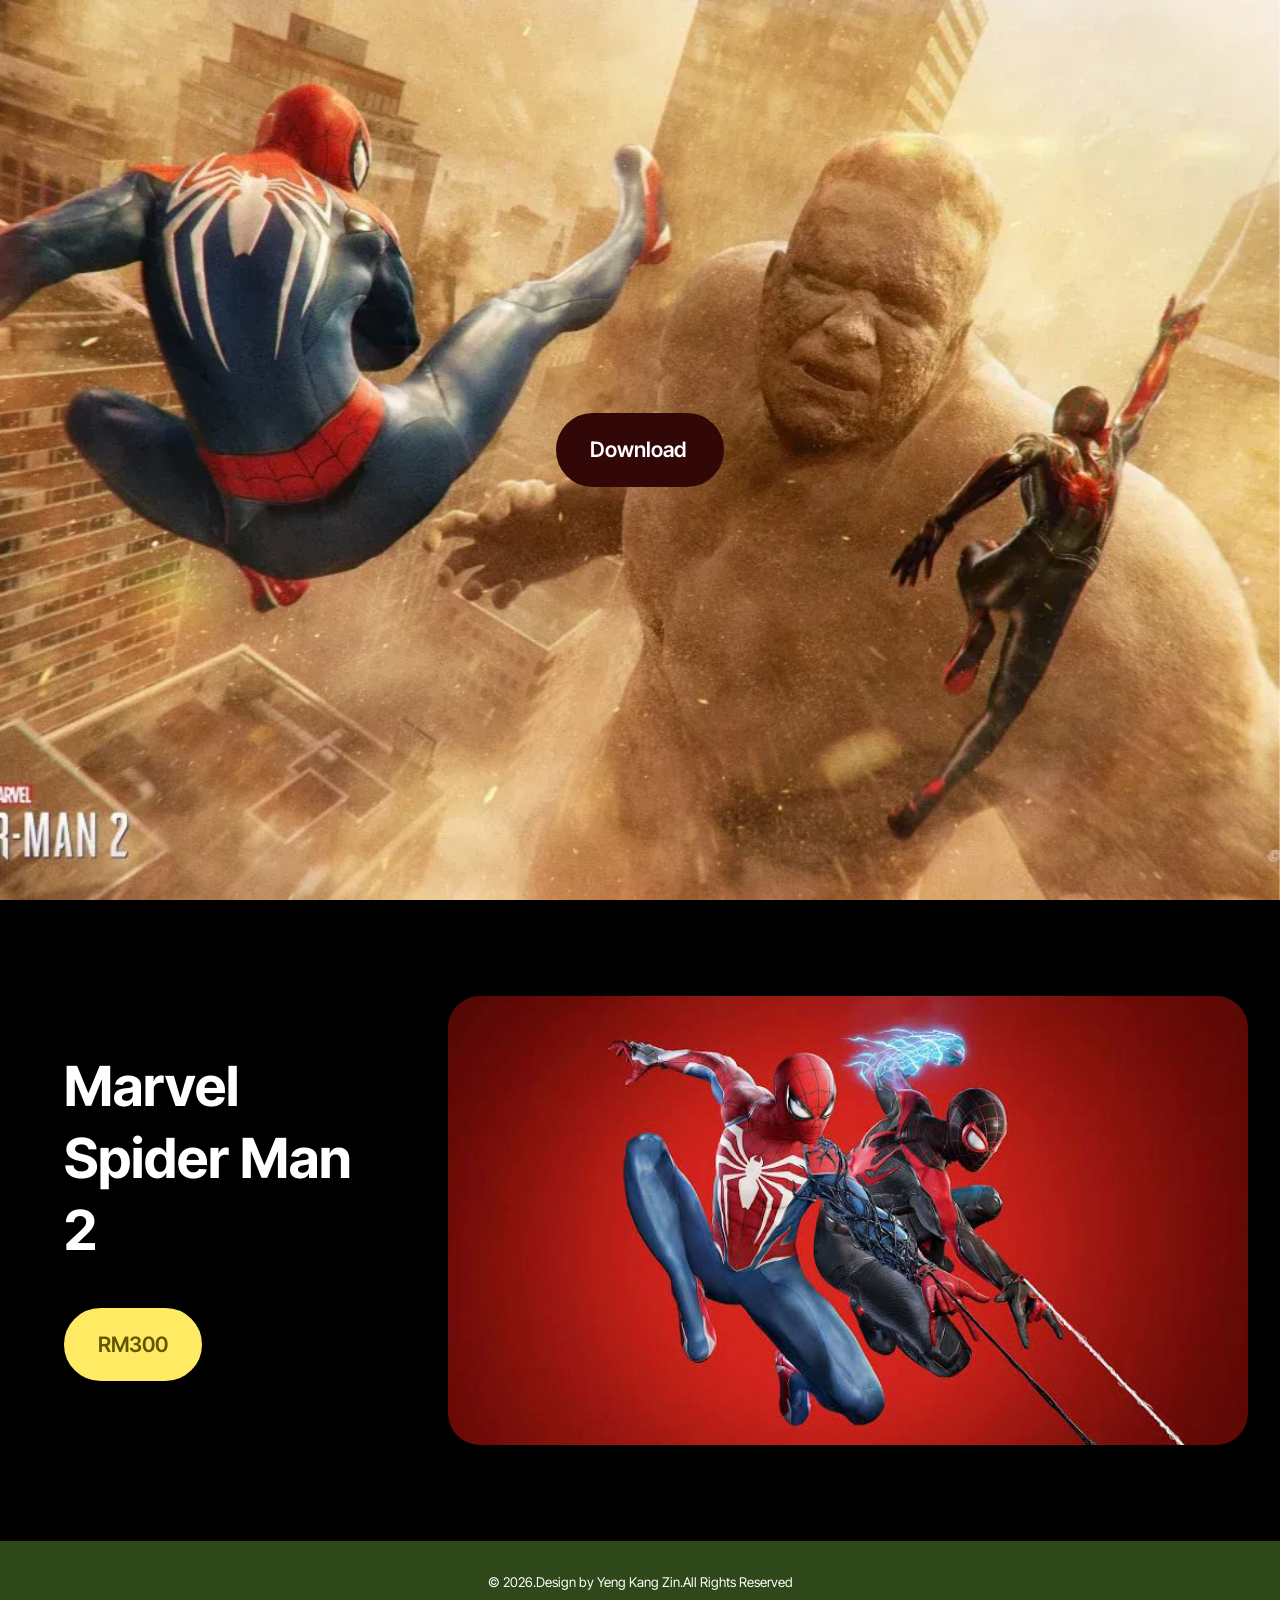
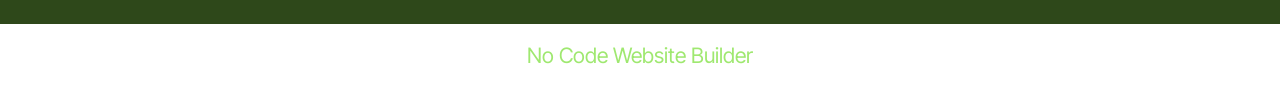
<file: index.html>
<!DOCTYPE html>
<html  >
<head>
  <!-- Site made with Mobirise Website Builder v6.1.12, https://mobirise.com -->
  <meta charset="UTF-8">
  <meta http-equiv="X-UA-Compatible" content="IE=edge">
  <meta name="generator" content="Mobirise v6.1.12, mobirise.com">
  <meta name="viewport" content="width=device-width, initial-scale=1, minimum-scale=1">
  <link rel="shortcut icon" href="assets/images/logo5.png" type="image/x-icon">
  <meta name="description" content="">
  
  
  <title>Home</title>
  <link rel="stylesheet" href="assets/bootstrap/css/bootstrap.min.css">
  <link rel="stylesheet" href="assets/parallax/jarallax.css">
  <link rel="stylesheet" href="assets/theme/css/style.css">
  <link rel="preload" href="https://fonts.googleapis.com/css?family=Inter+Tight:100,200,300,400,500,600,700,800,900,100i,200i,300i,400i,500i,600i,700i,800i,900i&display=swap" as="style" onload="this.onload=null;this.rel='stylesheet'">
  <noscript><link rel="stylesheet" href="https://fonts.googleapis.com/css?family=Inter+Tight:100,200,300,400,500,600,700,800,900,100i,200i,300i,400i,500i,600i,700i,800i,900i&display=swap"></noscript>
  <link rel="preload" as="style" href="assets/mobirise/css/mbr-additional.css?v=HDF2rD"><link rel="stylesheet" href="assets/mobirise/css/mbr-additional.css?v=HDF2rD" type="text/css">

  
  
  
</head>
<body>
  
  <section data-bs-version="5.1" class="header19 cid-vxeJ7WHaQh mbr-fullscreen mbr-parallax-background" id="header19-0">
  

  
  
  <div class="container">
    <div class="row">
      <div class="content-wrap col-12 col-md-8">
        
        
        <div class="mbr-section-btn"><a class="btn btn-info display-7" href="https://mobiri.se">Download&nbsp;</a></div>
        
      </div>
    </div>
  </div>
</section>

<section data-bs-version="5.1" class="header1 cid-vxqao3U9JW" id="header01-2">
	

	
	

	<div class="container-fluid">
		<div class="row justify-content-center">
			<div class="col-12 col-md-12 col-lg-8 image-wrapper">
				<img class="w-100" src="assets/images/images204-739x415.jpg" alt="Mobirise Website Builder">
			</div>
			<div class="col-12 col-lg col-md-12">
				<div class="text-wrapper align-left">
					<h1 class="mbr-section-title mbr-fonts-style mb-4 display-2"><strong>Marvel&nbsp;</strong><br><strong>Spider Man 2</strong></h1>
					
					<div class="mbr-section-btn mt-3"><a class="btn btn-danger display-7" href="https://mobiri.se">RM300</a></div>
				</div>
			</div>
		</div>
	</div>
</section>

<section data-bs-version="5.1" class="footer4 cid-vxrve83mce" once="footers" id="footer04-7">

    

    

    <div class="container">
        <div class="media-container-row align-center mbr-white">
            <div class="col-12">
                <p class="mbr-text mb-0 mbr-fonts-style display-4">
                    © 2026.Design by Yeng Kang Zin.All Rights Reserved</p>
            </div>
        </div>
    </div>
</section><section class="display-7" style="padding: 0;align-items: center;justify-content: center;flex-wrap: wrap;    align-content: center;display: flex;position: relative;height: 4rem;"><a href="https://mobiri.se/5185885" style="flex: 1 1;height: 4rem;position: absolute;width: 100%;z-index: 1;"><img alt="" style="height: 4rem;" src="[data-uri]"></a><p style="margin: 0;text-align: center;" class="display-7">&#8204;</p><a style="z-index:1" href="https://mobirise.com/builder/no-code-website-builder.html">No Code Website Builder</a></section><script src="assets/bootstrap/js/bootstrap.bundle.min.js"></script>  <script src="assets/parallax/jarallax.js"></script>  <script src="assets/smoothscroll/smooth-scroll.js"></script>  <script src="assets/ytplayer/index.js"></script>  <script src="assets/theme/js/script.js"></script>  
  
  
</body>
</html>
</file>
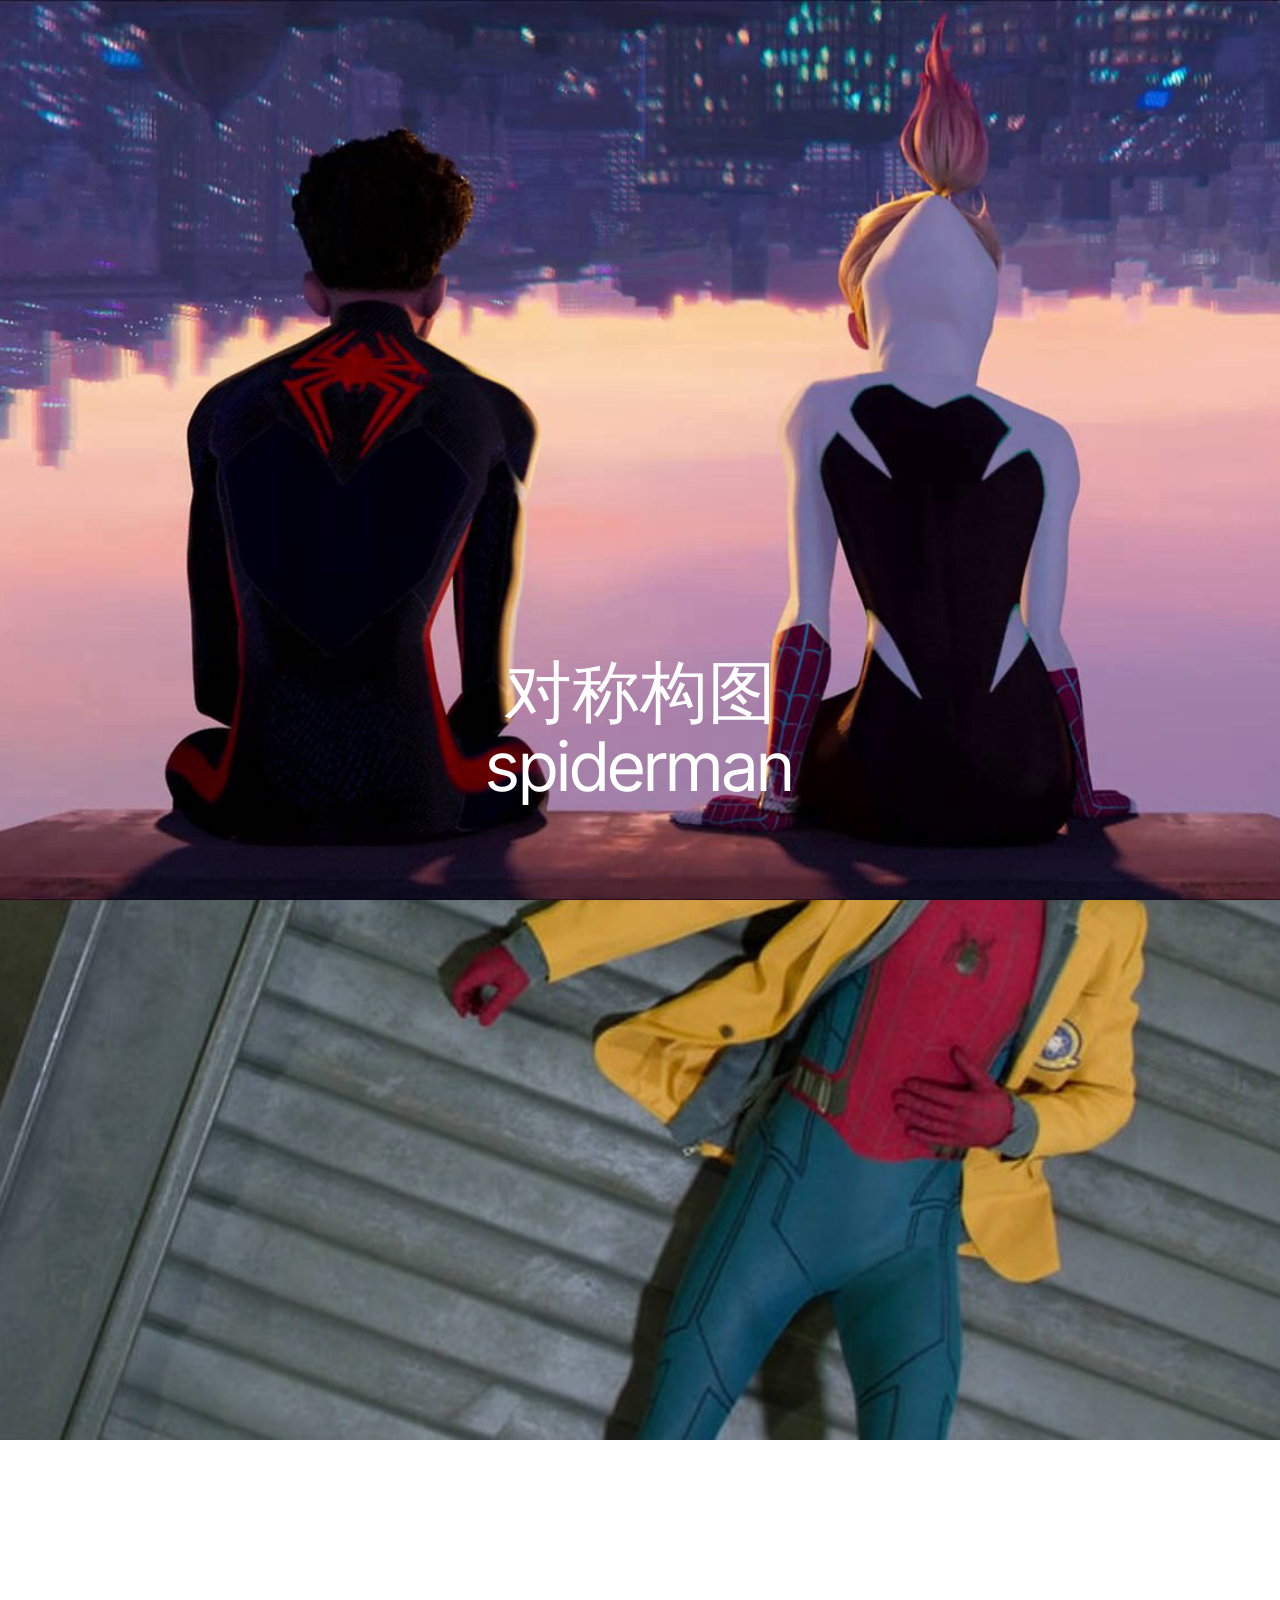
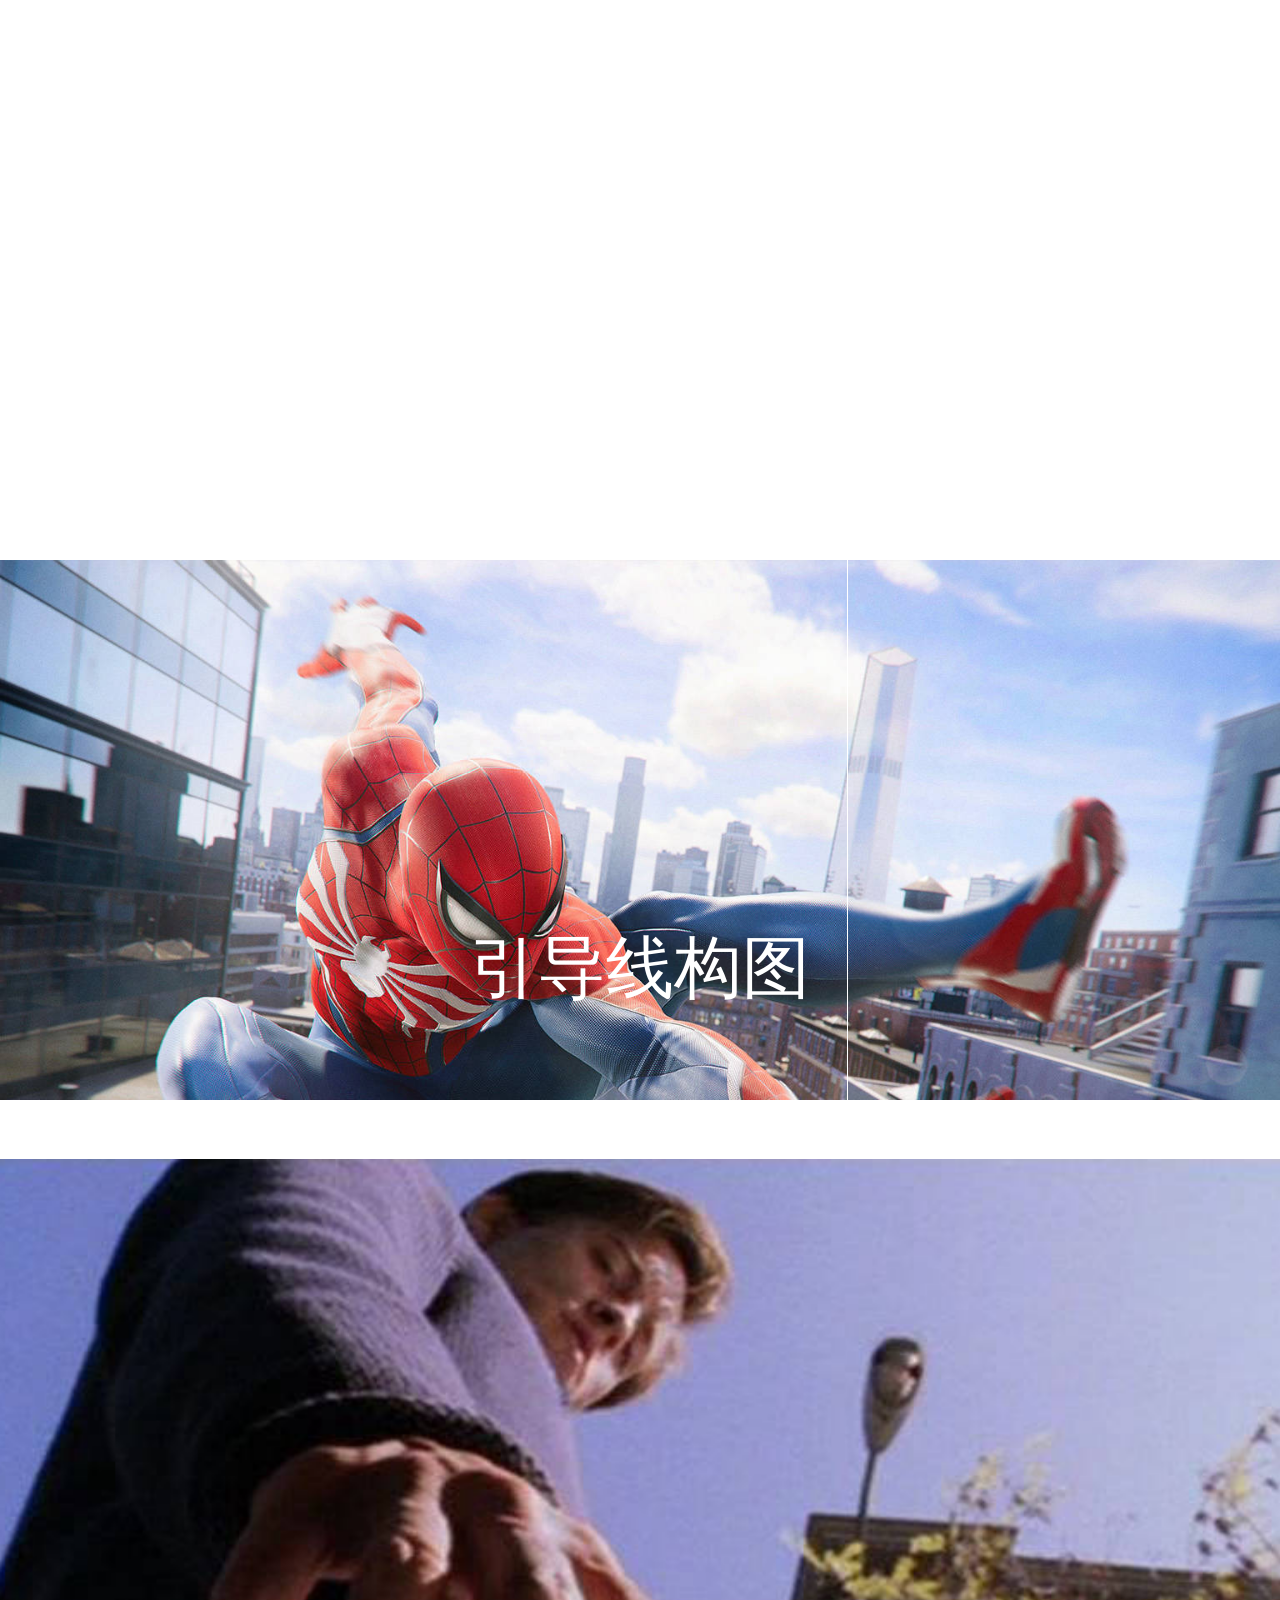
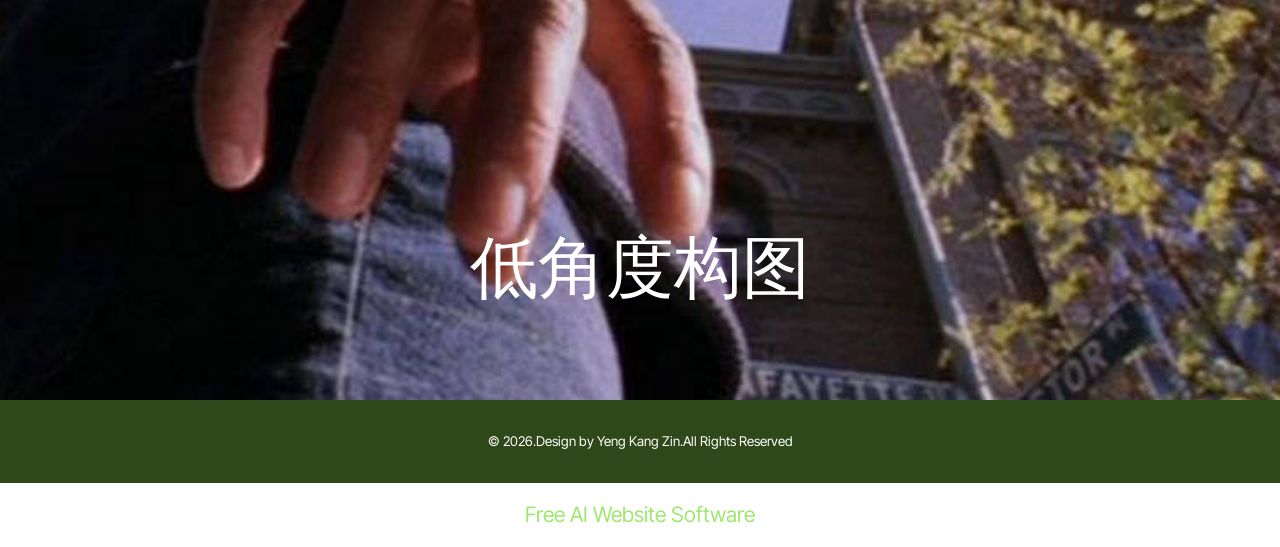
<file: page1.html>
<!DOCTYPE html>
<html  >
<head>
  <!-- Site made with Mobirise Website Builder v6.1.12, https://mobirise.com -->
  <meta charset="UTF-8">
  <meta http-equiv="X-UA-Compatible" content="IE=edge">
  <meta name="generator" content="Mobirise v6.1.12, mobirise.com">
  <meta name="viewport" content="width=device-width, initial-scale=1, minimum-scale=1">
  <link rel="shortcut icon" href="assets/images/logo5.png" type="image/x-icon">
  <meta name="description" content="">
  
  
  <title>Page 1</title>
  <link rel="stylesheet" href="assets/bootstrap/css/bootstrap.min.css">
  <link rel="stylesheet" href="assets/parallax/jarallax.css">
  <link rel="stylesheet" href="assets/theme/css/style.css">
  <link rel="preload" href="https://fonts.googleapis.com/css?family=Inter+Tight:100,200,300,400,500,600,700,800,900,100i,200i,300i,400i,500i,600i,700i,800i,900i&display=swap" as="style" onload="this.onload=null;this.rel='stylesheet'">
  <noscript><link rel="stylesheet" href="https://fonts.googleapis.com/css?family=Inter+Tight:100,200,300,400,500,600,700,800,900,100i,200i,300i,400i,500i,600i,700i,800i,900i&display=swap"></noscript>
  <link rel="preload" as="style" href="assets/mobirise/css/mbr-additional.css?v=6XREza"><link rel="stylesheet" href="assets/mobirise/css/mbr-additional.css?v=6XREza" type="text/css">

  
  
  
</head>
<body>
  
  <section data-bs-version="5.1" class="header16 cid-vxqnsOqePy mbr-fullscreen mbr-parallax-background" id="header17-3">
  
  
  <div class="container-fluid">
    <div class="row">
      <div class="content-wrap col-12 col-md-12">
        <h1 class="mbr-section-title mbr-fonts-style mbr-white mb-4 display-1">对称构图<br>spiderman</h1>
        
        
        
      </div>
    </div>
  </div>
</section>

<section data-bs-version="5.1" class="header16 cid-vxqv3H9auR mbr-fullscreen mbr-parallax-background" id="header17-4">
  
  
  <div class="container-fluid">
    <div class="row">
      <div class="content-wrap col-12 col-md-12">
        <h1 class="mbr-section-title mbr-fonts-style mbr-white mb-4 display-1">顶视构图</h1>
        
        
        
      </div>
    </div>
  </div>
</section>

<section data-bs-version="5.1" class="header16 cid-vxqx39PhY1 mbr-fullscreen mbr-parallax-background" id="header17-5">
  
  
  <div class="container-fluid">
    <div class="row">
      <div class="content-wrap col-12 col-md-12">
        <h1 class="mbr-section-title mbr-fonts-style mbr-white mb-4 display-1">引导线构图</h1>
        
        
        
      </div>
    </div>
  </div>
</section>

<section data-bs-version="5.1" class="header16 cid-vxqxx6qqiv mbr-fullscreen mbr-parallax-background" id="header17-6">
  
  
  <div class="container-fluid">
    <div class="row">
      <div class="content-wrap col-12 col-md-12">
        <h1 class="mbr-section-title mbr-fonts-style mbr-white mb-4 display-1">低角度构图</h1>
        
        
        
      </div>
    </div>
  </div>
</section>

<section data-bs-version="5.1" class="footer4 cid-vxrve83mce" once="footers" id="footer04-7">

    

    

    <div class="container">
        <div class="media-container-row align-center mbr-white">
            <div class="col-12">
                <p class="mbr-text mb-0 mbr-fonts-style display-4">
                    © 2026.Design by Yeng Kang Zin.All Rights Reserved</p>
            </div>
        </div>
    </div>
</section><section class="display-7" style="padding: 0;align-items: center;justify-content: center;flex-wrap: wrap;    align-content: center;display: flex;position: relative;height: 4rem;"><a href="https://mobiri.se/5185885" style="flex: 1 1;height: 4rem;position: absolute;width: 100%;z-index: 1;"><img alt="" style="height: 4rem;" src="[data-uri]"></a><p style="margin: 0;text-align: center;" class="display-7">&#8204;</p><a style="z-index:1" href="https://mobirise.com/builder/ai-website-builder.html">Free AI Website Software</a></section><script src="assets/bootstrap/js/bootstrap.bundle.min.js"></script>  <script src="assets/parallax/jarallax.js"></script>  <script src="assets/smoothscroll/smooth-scroll.js"></script>  <script src="assets/ytplayer/index.js"></script>  <script src="assets/theme/js/script.js"></script>  
  
  
</body>
</html>
</file>
<file: assets/parallax/jarallax.css>
.jarallax {
    position: relative;
    z-index: 0;
}
.jarallax > .jarallax-img {
    position: absolute;
    object-fit: cover;
    /* support for plugin https://github.com/bfred-it/object-fit-images */
    font-family: 'object-fit: cover;';
    top: 0;
    left: 0;
    width: 100%;
    height: 100%;
    z-index: -1;
}
</file>
<file: assets/theme/css/style.css>
@charset "UTF-8";
section {
  background-color: #ffffff;
}

body {
  font-style: normal;
  line-height: 1.5;
  font-weight: 400;
  color: #232323;
  position: relative;
}

button {
  background-color: transparent;
  border-color: transparent;
}

.embla__button,
.carousel-control {
  background-color: #edefea !important;
  opacity: 0.8 !important;
  color: #464845 !important;
  border-color: #edefea !important;
}

.carousel .close,
.modalWindow .close {
  background-color: #edefea !important;
  color: #464845 !important;
  border-color: #edefea !important;
  opacity: 0.8 !important;
}

.carousel .close:hover,
.modalWindow .close:hover {
  opacity: 1 !important;
}

.carousel-indicators li {
  background-color: #edefea !important;
  border: 2px solid #464845 !important;
}

.carousel-indicators li:hover,
.carousel-indicators li:active {
  opacity: 0.8 !important;
}

.embla__button:hover,
.carousel-control:hover {
  background-color: #edefea !important;
  opacity: 1 !important;
}

.modalWindow-video-container {
  height: 80%;
}

section,
.container,
.container-fluid {
  position: relative;
  word-wrap: break-word;
}

a.mbr-iconfont:hover {
  text-decoration: none;
}

.article .lead p,
.article .lead ul,
.article .lead ol,
.article .lead pre,
.article .lead blockquote {
  margin-bottom: 0;
}

a {
  font-style: normal;
  font-weight: 400;
  cursor: pointer;
}
a, a:hover {
  text-decoration: none;
}

.mbr-section-title {
  font-style: normal;
  line-height: 1.3;
}

.mbr-section-subtitle {
  line-height: 1.3;
}

.mbr-text {
  font-style: normal;
  line-height: 1.7;
}

h1,
h2,
h3,
h4,
h5,
h6,
.display-1,
.display-2,
.display-4,
.display-5,
.display-7,
span,
p,
a {
  line-height: 1;
  word-break: break-word;
  word-wrap: break-word;
  font-weight: 400;
}

b,
strong {
  font-weight: bold;
}

input:-webkit-autofill, input:-webkit-autofill:hover, input:-webkit-autofill:focus, input:-webkit-autofill:active {
  transition-delay: 9999s;
  -webkit-transition-property: background-color, color;
  transition-property: background-color, color;
}

textarea[type=hidden] {
  display: none;
}

section {
  background-position: 50% 50%;
  background-repeat: no-repeat;
  background-size: cover;
}
section .mbr-background-video,
section .mbr-background-video-preview {
  position: absolute;
  bottom: 0;
  left: 0;
  right: 0;
  top: 0;
}

.hidden {
  visibility: hidden;
}

.mbr-z-index20 {
  z-index: 20;
}

/*! Base colors */
.mbr-white {
  color: #ffffff;
}

.mbr-black {
  color: #111111;
}

.mbr-bg-white {
  background-color: #ffffff;
}

.mbr-bg-black {
  background-color: #000000;
}

/*! Text-aligns */
.align-left {
  text-align: left;
}

.align-center {
  text-align: center;
}

.align-right {
  text-align: right;
}

/*! Font-weight  */
.mbr-light {
  font-weight: 300;
}

.mbr-regular {
  font-weight: 400;
}

.mbr-semibold {
  font-weight: 500;
}

.mbr-bold {
  font-weight: 700;
}

/*! Media  */
.media-content {
  flex-basis: 100%;
}

.media-container-row {
  display: flex;
  flex-direction: row;
  flex-wrap: wrap;
  justify-content: center;
  align-content: center;
  align-items: start;
}
.media-container-row .media-size-item {
  width: 400px;
}

.media-container-column {
  display: flex;
  flex-direction: column;
  flex-wrap: wrap;
  justify-content: center;
  align-content: center;
  align-items: stretch;
}
.media-container-column > * {
  width: 100%;
}

@media (min-width: 992px) {
  .media-container-row {
    flex-wrap: nowrap;
  }
}
figure {
  margin-bottom: 0;
  overflow: hidden;
}

figure[mbr-media-size] {
  transition: width 0.1s;
}

img,
iframe {
  display: block;
  width: 100%;
}

.card {
  background-color: transparent;
  border: none;
}

.card-box {
  width: 100%;
}

.card-img {
  text-align: center;
  flex-shrink: 0;
  -webkit-flex-shrink: 0;
}

.media {
  max-width: 100%;
  margin: 0 auto;
}

.mbr-figure {
  align-self: center;
}

.media-container > div {
  max-width: 100%;
}

.mbr-figure img,
.card-img img {
  width: 100%;
}

@media (max-width: 991px) {
  .media-size-item {
    width: auto !important;
  }
  .media {
    width: auto;
  }
  .mbr-figure {
    width: 100% !important;
  }
}
/*! Buttons */
.mbr-section-btn {
  margin-left: -0.6rem;
  margin-right: -0.6rem;
  font-size: 0;
}

.btn {
  font-weight: 600;
  border-width: 1px;
  font-style: normal;
  margin: 0.6rem 0.6rem;
  white-space: normal;
  transition: all 0.2s ease-in-out;
  display: inline-flex;
  align-items: center;
  justify-content: center;
  word-break: break-word;
}

.btn-sm {
  font-weight: 600;
  letter-spacing: 0px;
  transition: all 0.3s ease-in-out;
}

.btn-md {
  font-weight: 600;
  letter-spacing: 0px;
  transition: all 0.3s ease-in-out;
}

.btn-lg {
  font-weight: 600;
  letter-spacing: 0px;
  transition: all 0.3s ease-in-out;
}

.btn-form {
  margin: 0;
}
.btn-form:hover {
  cursor: pointer;
}

nav .mbr-section-btn {
  margin-left: 0rem;
  margin-right: 0rem;
}

/*! Btn icon margin */
.btn .mbr-iconfont,
.btn.btn-sm .mbr-iconfont {
  order: 1;
  cursor: pointer;
  margin-left: 0.5rem;
  vertical-align: sub;
}

.btn.btn-md .mbr-iconfont,
.btn.btn-md .mbr-iconfont {
  margin-left: 0.8rem;
}

.mbr-regular {
  font-weight: 400;
}

.mbr-semibold {
  font-weight: 500;
}

.mbr-bold {
  font-weight: 700;
}

[type=submit] {
  -webkit-appearance: none;
}

/*! Full-screen */
.mbr-fullscreen .mbr-overlay {
  min-height: 100vh;
}

.mbr-fullscreen {
  display: flex;
  display: -moz-flex;
  display: -ms-flex;
  display: -o-flex;
  align-items: center;
  min-height: 100vh;
  padding-top: 3rem;
  padding-bottom: 3rem;
}

/*! Map */
.map {
  height: 25rem;
  position: relative;
}
.map iframe {
  width: 100%;
  height: 100%;
}

/*! Scroll to top arrow */
.mbr-arrow-up {
  bottom: 25px;
  right: 90px;
  position: fixed;
  text-align: right;
  z-index: 5000;
  color: #ffffff;
  font-size: 22px;
}

.mbr-arrow-up a {
  background: rgba(0, 0, 0, 0.2);
  border-radius: 50%;
  color: #fff;
  display: inline-block;
  height: 60px;
  width: 60px;
  border: 2px solid #fff;
  outline-style: none !important;
  position: relative;
  text-decoration: none;
  transition: all 0.3s ease-in-out;
  cursor: pointer;
  text-align: center;
}
.mbr-arrow-up a:hover {
  background-color: rgba(0, 0, 0, 0.4);
}
.mbr-arrow-up a i {
  line-height: 60px;
}

.mbr-arrow-up-icon {
  display: block;
  color: #fff;
}

.mbr-arrow-up-icon::before {
  content: "›";
  display: inline-block;
  font-family: serif;
  font-size: 22px;
  line-height: 1;
  font-style: normal;
  position: relative;
  top: 6px;
  left: -4px;
  transform: rotate(-90deg);
}

/*! Arrow Down */
.mbr-arrow {
  position: absolute;
  bottom: 45px;
  left: 50%;
  width: 60px;
  height: 60px;
  cursor: pointer;
  background-color: rgba(80, 80, 80, 0.5);
  border-radius: 50%;
  transform: translateX(-50%);
}
@media (max-width: 767px) {
  .mbr-arrow {
    display: none;
  }
}
.mbr-arrow > a {
  display: inline-block;
  text-decoration: none;
  outline-style: none;
  animation: arrowdown 1.7s ease-in-out infinite;
  color: #ffffff;
}
.mbr-arrow > a > i {
  position: absolute;
  top: -2px;
  left: 15px;
  font-size: 2rem;
}

#scrollToTop a i::before {
  content: "";
  position: absolute;
  display: block;
  border-bottom: 2.5px solid #fff;
  border-left: 2.5px solid #fff;
  width: 27.8%;
  height: 27.8%;
  left: 50%;
  top: 51%;
  transform: translateY(-30%) translateX(-50%) rotate(135deg);
}

@keyframes arrowdown {
  0% {
    transform: translateY(0px);
  }
  50% {
    transform: translateY(-5px);
  }
  100% {
    transform: translateY(0px);
  }
}
@media (max-width: 500px) {
  .mbr-arrow-up {
    left: 0;
    right: 0;
    text-align: center;
  }
}
/*Gradients animation*/
@keyframes gradient-animation {
  from {
    background-position: 0% 100%;
    animation-timing-function: ease-in-out;
  }
  to {
    background-position: 100% 0%;
    animation-timing-function: ease-in-out;
  }
}
.bg-gradient {
  background-size: 200% 200%;
  animation: gradient-animation 5s infinite alternate;
  -webkit-animation: gradient-animation 5s infinite alternate;
}

.menu .navbar-brand {
  display: -webkit-flex;
}
.menu .navbar-brand span {
  display: flex;
  display: -webkit-flex;
}
.menu .navbar-brand .navbar-caption-wrap {
  display: -webkit-flex;
}
.menu .navbar-brand .navbar-logo img {
  display: -webkit-flex;
  width: auto;
}
@media (min-width: 768px) and (max-width: 991px) {
  .menu .navbar-toggleable-sm .navbar-nav {
    display: -ms-flexbox;
  }
}
@media (max-width: 991px) {
  .menu .navbar-collapse {
    max-height: 93.5vh;
  }
  .menu .navbar-collapse.show {
    overflow: auto;
  }
}
@media (min-width: 992px) {
  .menu .navbar-nav.nav-dropdown {
    display: -webkit-flex;
  }
  .menu .navbar-toggleable-sm .navbar-collapse {
    display: -webkit-flex !important;
  }
  .menu .collapsed .navbar-collapse {
    max-height: 93.5vh;
  }
  .menu .collapsed .navbar-collapse.show {
    overflow: auto;
  }
}
@media (max-width: 767px) {
  .menu .navbar-collapse {
    max-height: 80vh;
  }
}

.nav-link .mbr-iconfont {
  margin-right: 0.5rem;
}

.navbar {
  display: -webkit-flex;
  -webkit-flex-wrap: wrap;
  -webkit-align-items: center;
  -webkit-justify-content: space-between;
}

.navbar-collapse {
  -webkit-flex-basis: 100%;
  -webkit-flex-grow: 1;
  -webkit-align-items: center;
}

.nav-dropdown .link {
  padding: 0.667em 1.667em !important;
  margin: 0 !important;
}

.nav {
  display: -webkit-flex;
  -webkit-flex-wrap: wrap;
}

.row {
  display: -webkit-flex;
  -webkit-flex-wrap: wrap;
}

.justify-content-center {
  -webkit-justify-content: center;
}

.form-inline {
  display: -webkit-flex;
}

.card-wrapper {
  -webkit-flex: 1;
}

.carousel-control {
  z-index: 10;
  display: -webkit-flex;
}

.carousel-controls {
  display: -webkit-flex;
}

.media {
  display: -webkit-flex;
}

.form-group:focus {
  outline: none;
}

.jq-selectbox__select {
  padding: 7px 0;
  position: relative;
}

.jq-selectbox__dropdown {
  overflow: hidden;
  border-radius: 10px;
  position: absolute;
  top: 100%;
  left: 0 !important;
  width: 100% !important;
}

.jq-selectbox__trigger-arrow {
  right: 0;
  transform: translateY(-50%);
}

.jq-selectbox li {
  padding: 1.07em 0.5em;
}

input[type=range] {
  padding-left: 0 !important;
  padding-right: 0 !important;
}

.modal-dialog,
.modal-content {
  height: 100%;
}

.modal-dialog .carousel-inner {
  height: calc(100vh - 1.75rem);
}
@media (max-width: 575px) {
  .modal-dialog .carousel-inner {
    height: calc(100vh - 1rem);
  }
}

.carousel-item {
  text-align: center;
}

.carousel-item img {
  margin: auto;
}

.navbar-toggler {
  align-self: flex-start;
  padding: 0.25rem 0.75rem;
  font-size: 1.25rem;
  line-height: 1;
  background: transparent;
  border: 1px solid transparent;
  border-radius: 0.25rem;
}

.navbar-toggler:focus,
.navbar-toggler:hover {
  text-decoration: none;
  box-shadow: none;
}

.navbar-toggler-icon {
  display: inline-block;
  width: 1.5em;
  height: 1.5em;
  vertical-align: middle;
  content: "";
  background: no-repeat center center;
  background-size: 100% 100%;
}

.navbar-toggler-left {
  position: absolute;
  left: 1rem;
}

.navbar-toggler-right {
  position: absolute;
  right: 1rem;
}

.card-img {
  width: auto;
}

.menu .navbar.collapsed:not(.beta-menu) {
  flex-direction: column;
}

.carousel-item.active,
.carousel-item-next,
.carousel-item-prev {
  display: flex;
}

.note-air-layout .dropup .dropdown-menu,
.note-air-layout .navbar-fixed-bottom .dropdown .dropdown-menu {
  bottom: initial !important;
}

html,
body {
  height: auto;
  min-height: 100vh;
}

.dropup .dropdown-toggle::after {
  display: none;
}

.form-asterisk {
  font-family: initial;
  position: absolute;
  top: -2px;
  font-weight: normal;
}

.form-control-label {
  position: relative;
  cursor: pointer;
  margin-bottom: 0.357em;
  padding: 0;
}

.alert {
  color: #ffffff;
  border-radius: 0;
  border: 0;
  font-size: 1.1rem;
  line-height: 1.5;
  margin-bottom: 1.875rem;
  padding: 1.25rem;
  position: relative;
  text-align: center;
}
.alert.alert-form::after {
  background-color: inherit;
  bottom: -7px;
  content: "";
  display: block;
  height: 14px;
  left: 50%;
  margin-left: -7px;
  position: absolute;
  transform: rotate(45deg);
  width: 14px;
}

.form-control {
  background-color: #ffffff;
  background-clip: border-box;
  color: #232323;
  line-height: 1rem !important;
  height: auto;
  padding: 1.2rem 2rem;
  transition: border-color 0.25s ease 0s;
  border: 1px solid transparent !important;
  border-radius: 4px;
  box-shadow: rgba(0, 0, 0, 0.07) 0px 1px 1px 0px, rgba(0, 0, 0, 0.07) 0px 1px 3px 0px, rgba(0, 0, 0, 0.03) 0px 0px 0px 1px;
}
.form-active .form-control:invalid {
  border-color: red;
}

.row > * {
  padding-right: 1rem;
  padding-left: 1rem;
}

form .row {
  margin-left: -0.6rem;
  margin-right: -0.6rem;
}
form .row [class*=col] {
  padding-left: 0.6rem;
  padding-right: 0.6rem;
}

form .mbr-section-btn {
  padding-left: 0.6rem;
  padding-right: 0.6rem;
}

form .form-check-input {
  margin-top: 0.5;
}

textarea.form-control {
  line-height: 1.5rem !important;
}

.form-group {
  margin-bottom: 1.2rem;
}

.form-control,
form .btn {
  min-height: 48px;
}

.gdpr-block label span.textGDPR input[name=gdpr] {
  top: 7px;
}

.form-control:focus {
  box-shadow: none;
}

:focus {
  outline: none;
}

.mbr-overlay {
  background-color: #000;
  bottom: 0;
  left: 0;
  opacity: 0.5;
  position: absolute;
  right: 0;
  top: 0;
  z-index: 0;
  pointer-events: none;
}

blockquote {
  font-style: italic;
  padding: 3rem;
  font-size: 1.09rem;
  position: relative;
  border-left: 3px solid;
}

ul,
ol,
pre,
blockquote {
  margin-bottom: 2.3125rem;
}

.mt-4 {
  margin-top: 2rem !important;
}

.mb-4 {
  margin-bottom: 2rem !important;
}

.container,
.container-fluid {
  padding-left: 16px;
  padding-right: 16px;
}

.row {
  margin-left: -16px;
  margin-right: -16px;
}
.row > [class*=col] {
  padding-left: 16px;
  padding-right: 16px;
}

@media (min-width: 992px) {
  .container-fluid {
    padding-left: 32px;
    padding-right: 32px;
  }
}
@media (max-width: 991px) {
  .mbr-container {
    padding-left: 16px;
    padding-right: 16px;
  }
}
.app-video-wrapper > img {
  opacity: 1;
}

.app-video-wrapper {
  background: transparent;
}

.item {
  position: relative;
}

.dropdown-menu .dropdown-menu {
  left: 100%;
}

.dropdown-item + .dropdown-menu {
  display: none;
}

.dropdown-item:hover + .dropdown-menu,
.dropdown-menu:hover {
  display: block;
}

@media (min-aspect-ratio: 16/9) {
  .mbr-video-foreground {
    height: 300% !important;
    top: -100% !important;
  }
}
@media (max-aspect-ratio: 16/9) {
  .mbr-video-foreground {
    width: 300% !important;
    left: -100% !important;
  }
}.engine {
	position: absolute;
	text-indent: -2400px;
	text-align: center;
	padding: 0;
	top: 0;
	left: -2400px;
}
</file>
<file: assets/mobirise/css/mbr-additional.css>
.btn {
  border-width: 2px;
}
img,
.card-wrap,
.card-wrapper,
.video-wrapper,
.mbr-figure iframe,
.google-map iframe,
.slide-content,
.plan,
.card,
.item-wrapper,
.item-wrapper .mbr-overlay {
  border-radius: 2rem !important;
}
.video-wrapper {
  overflow: hidden;
}
body {
  font-family: Inter Tight;
}
.display-1 {
  font-family: 'Inter Tight', sans-serif;
  font-size: 5rem;
  line-height: 1;
}
.display-1 > .mbr-iconfont {
  font-size: 6.25rem;
}
.display-2 {
  font-family: 'Inter Tight', sans-serif;
  font-size: 4rem;
  line-height: 1;
}
.display-2 > .mbr-iconfont {
  font-size: 5rem;
}
.display-4 {
  font-family: 'Inter Tight', sans-serif;
  font-size: 0.8rem;
  line-height: 1.5;
}
.display-4 > .mbr-iconfont {
  font-size: 1rem;
}
.display-5 {
  font-family: 'Inter Tight', sans-serif;
  font-size: 2rem;
  line-height: 1.5;
}
.display-5 > .mbr-iconfont {
  font-size: 2.5rem;
}
.display-7 {
  font-family: 'Inter Tight', sans-serif;
  font-size: 1.4rem;
  line-height: 1.3;
}
.display-7 > .mbr-iconfont {
  font-size: 1.75rem;
}
/* ---- Fluid typography for mobile devices ---- */
/* 1.4 - font scale ratio ( bootstrap == 1.42857 ) */
/* 100vw - current viewport width */
/* (48 - 20)  48 == 48rem == 768px, 20 == 20rem == 320px(minimal supported viewport) */
/* 0.65 - min scale variable, may vary */
@media (max-width: 992px) {
  .display-1 {
    font-size: 4rem;
  }
}
@media (max-width: 768px) {
  .display-1 {
    font-size: 3.5rem;
    font-size: calc( 2.4rem + (5 - 2.4) * ((100vw - 20rem) / (48 - 20)));
    line-height: calc( 1.1 * (2.4rem + (5 - 2.4) * ((100vw - 20rem) / (48 - 20))));
  }
  .display-2 {
    font-size: 3.2rem;
    font-size: calc( 2.05rem + (4 - 2.05) * ((100vw - 20rem) / (48 - 20)));
    line-height: calc( 1.3 * (2.05rem + (4 - 2.05) * ((100vw - 20rem) / (48 - 20))));
  }
  .display-4 {
    font-size: 0.64rem;
    font-size: calc( 0.93rem + (0.8 - 0.93) * ((100vw - 20rem) / (48 - 20)));
    line-height: calc( 1.4 * (0.93rem + (0.8 - 0.93) * ((100vw - 20rem) / (48 - 20))));
  }
  .display-5 {
    font-size: 1.6rem;
    font-size: calc( 1.35rem + (2 - 1.35) * ((100vw - 20rem) / (48 - 20)));
    line-height: calc( 1.4 * (1.35rem + (2 - 1.35) * ((100vw - 20rem) / (48 - 20))));
  }
  .display-7 {
    font-size: 1.12rem;
    font-size: calc( 1.14rem + (1.4 - 1.14) * ((100vw - 20rem) / (48 - 20)));
    line-height: calc( 1.4 * (1.14rem + (1.4 - 1.14) * ((100vw - 20rem) / (48 - 20))));
  }
}
@media (min-width: 992px) and (max-width: 1400px) {
  .display-1 {
    font-size: 3.5rem;
    font-size: calc( 2.4rem + (5 - 2.4) * ((100vw - 62rem) / (87 - 62)));
    line-height: calc( 1.1 * (2.4rem + (5 - 2.4) * ((100vw - 62rem) / (87 - 62))));
  }
  .display-2 {
    font-size: 3.2rem;
    font-size: calc( 2.05rem + (4 - 2.05) * ((100vw - 62rem) / (87 - 62)));
    line-height: calc( 1.3 * (2.05rem + (4 - 2.05) * ((100vw - 62rem) / (87 - 62))));
  }
  .display-4 {
    font-size: 0.64rem;
    font-size: calc( 0.93rem + (0.8 - 0.93) * ((100vw - 62rem) / (87 - 62)));
    line-height: calc( 1.4 * (0.93rem + (0.8 - 0.93) * ((100vw - 62rem) / (87 - 62))));
  }
  .display-5 {
    font-size: 1.6rem;
    font-size: calc( 1.35rem + (2 - 1.35) * ((100vw - 62rem) / (87 - 62)));
    line-height: calc( 1.4 * (1.35rem + (2 - 1.35) * ((100vw - 62rem) / (87 - 62))));
  }
  .display-7 {
    font-size: 1.12rem;
    font-size: calc( 1.14rem + (1.4 - 1.14) * ((100vw - 62rem) / (87 - 62)));
    line-height: calc( 1.4 * (1.14rem + (1.4 - 1.14) * ((100vw - 62rem) / (87 - 62))));
  }
}
/* Buttons */
.btn {
  padding: 1.25rem 2rem;
  border-radius: 4px;
}
@media (max-width: 767px) {
  .btn {
    padding: 0.75rem 1.5rem;
  }
}
.btn-sm {
  padding: 0.6rem 1.2rem;
  border-radius: 4px;
}
.btn-md {
  padding: 0.6rem 1.2rem;
  border-radius: 4px;
}
.btn-lg {
  padding: 1.25rem 2rem;
  border-radius: 4px;
}
.bg-primary {
  background-color: #9fe870 !important;
}
.bg-success {
  background-color: #3a341c !important;
}
.bg-info {
  background-color: #320707 !important;
}
.bg-warning {
  background-color: #a0e2e1 !important;
}
.bg-danger {
  background-color: #ffea64 !important;
}
.btn-primary,
.btn-primary:active {
  background-color: #9fe870 !important;
  border-color: #9fe870 !important;
  color: #264d0c !important;
  box-shadow: none;
}
.btn-primary:hover,
.btn-primary:focus,
.btn-primary.focus,
.btn-primary.active {
  color: inherit;
  background-color: #bcef9c !important;
  border-color: #bcef9c !important;
  box-shadow: none;
}
.btn-primary.disabled,
.btn-primary:disabled {
  color: #264d0c !important;
  background-color: #bcef9c !important;
  border-color: #bcef9c !important;
}
.btn-secondary,
.btn-secondary:active {
  background-color: #ffd7ef !important;
  border-color: #ffd7ef !important;
  color: #d70081 !important;
  box-shadow: none;
}
.btn-secondary:hover,
.btn-secondary:focus,
.btn-secondary.focus,
.btn-secondary.active {
  color: inherit;
  background-color: #ffffff !important;
  border-color: #ffffff !important;
  box-shadow: none;
}
.btn-secondary.disabled,
.btn-secondary:disabled {
  color: #d70081 !important;
  background-color: #ffffff !important;
  border-color: #ffffff !important;
}
.btn-info,
.btn-info:active {
  background-color: #320707 !important;
  border-color: #320707 !important;
  color: #ffffff !important;
  box-shadow: none;
}
.btn-info:hover,
.btn-info:focus,
.btn-info.focus,
.btn-info.active {
  color: inherit;
  background-color: #5f0d0d !important;
  border-color: #5f0d0d !important;
  box-shadow: none;
}
.btn-info.disabled,
.btn-info:disabled {
  color: #ffffff !important;
  background-color: #5f0d0d !important;
  border-color: #5f0d0d !important;
}
.btn-success,
.btn-success:active {
  background-color: #3a341c !important;
  border-color: #3a341c !important;
  color: #ffffff !important;
  box-shadow: none;
}
.btn-success:hover,
.btn-success:focus,
.btn-success.focus,
.btn-success.active {
  color: inherit;
  background-color: #5c532d !important;
  border-color: #5c532d !important;
  box-shadow: none;
}
.btn-success.disabled,
.btn-success:disabled {
  color: #ffffff !important;
  background-color: #5c532d !important;
  border-color: #5c532d !important;
}
.btn-warning,
.btn-warning:active {
  background-color: #a0e2e1 !important;
  border-color: #a0e2e1 !important;
  color: #1f6463 !important;
  box-shadow: none;
}
.btn-warning:hover,
.btn-warning:focus,
.btn-warning.focus,
.btn-warning.active {
  color: inherit;
  background-color: #c7eeed !important;
  border-color: #c7eeed !important;
  box-shadow: none;
}
.btn-warning.disabled,
.btn-warning:disabled {
  color: #1f6463 !important;
  background-color: #c7eeed !important;
  border-color: #c7eeed !important;
}
.btn-danger,
.btn-danger:active {
  background-color: #ffea64 !important;
  border-color: #ffea64 !important;
  color: #645600 !important;
  box-shadow: none;
}
.btn-danger:hover,
.btn-danger:focus,
.btn-danger.focus,
.btn-danger.active {
  color: inherit;
  background-color: #fff197 !important;
  border-color: #fff197 !important;
  box-shadow: none;
}
.btn-danger.disabled,
.btn-danger:disabled {
  color: #645600 !important;
  background-color: #fff197 !important;
  border-color: #fff197 !important;
}
.btn-white,
.btn-white:active {
  background-color: #eff0ec !important;
  border-color: #eff0ec !important;
  color: #757b62 !important;
  box-shadow: none;
}
.btn-white:hover,
.btn-white:focus,
.btn-white.focus,
.btn-white.active {
  color: inherit;
  background-color: #ffffff !important;
  border-color: #ffffff !important;
  box-shadow: none;
}
.btn-white.disabled,
.btn-white:disabled {
  color: #757b62 !important;
  background-color: #ffffff !important;
  border-color: #ffffff !important;
}
.btn-black,
.btn-black:active {
  background-color: #232323 !important;
  border-color: #232323 !important;
  color: #ffffff !important;
  box-shadow: none;
}
.btn-black:hover,
.btn-black:focus,
.btn-black.focus,
.btn-black.active {
  color: inherit;
  background-color: #3d3d3d !important;
  border-color: #3d3d3d !important;
  box-shadow: none;
}
.btn-black.disabled,
.btn-black:disabled {
  color: #ffffff !important;
  background-color: #3d3d3d !important;
  border-color: #3d3d3d !important;
}
.btn-primary-outline,
.btn-primary-outline:active {
  background-color: transparent !important;
  border-color: #9fe870;
  color: #9fe870;
}
.btn-primary-outline:hover,
.btn-primary-outline:focus,
.btn-primary-outline.focus,
.btn-primary-outline.active {
  color: #6ddc25 !important;
  background-color: transparent !important;
  border-color: #6ddc25 !important;
  box-shadow: none !important;
}
.btn-primary-outline.disabled,
.btn-primary-outline:disabled {
  color: #264d0c !important;
  background-color: #9fe870 !important;
  border-color: #9fe870 !important;
}
.btn-secondary-outline,
.btn-secondary-outline:active {
  background-color: transparent !important;
  border-color: #ffd7ef;
  color: #ffd7ef;
}
.btn-secondary-outline:hover,
.btn-secondary-outline:focus,
.btn-secondary-outline.focus,
.btn-secondary-outline.active {
  color: #ff80cc !important;
  background-color: transparent !important;
  border-color: #ff80cc !important;
  box-shadow: none !important;
}
.btn-secondary-outline.disabled,
.btn-secondary-outline:disabled {
  color: #d70081 !important;
  background-color: #ffd7ef !important;
  border-color: #ffd7ef !important;
}
.btn-info-outline,
.btn-info-outline:active {
  background-color: transparent !important;
  border-color: #320707;
  color: #320707;
}
.btn-info-outline:hover,
.btn-info-outline:focus,
.btn-info-outline.focus,
.btn-info-outline.active {
  color: #000000 !important;
  background-color: transparent !important;
  border-color: #000000 !important;
  box-shadow: none !important;
}
.btn-info-outline.disabled,
.btn-info-outline:disabled {
  color: #ffffff !important;
  background-color: #320707 !important;
  border-color: #320707 !important;
}
.btn-success-outline,
.btn-success-outline:active {
  background-color: transparent !important;
  border-color: #3a341c;
  color: #3a341c;
}
.btn-success-outline:hover,
.btn-success-outline:focus,
.btn-success-outline.focus,
.btn-success-outline.active {
  color: #000000 !important;
  background-color: transparent !important;
  border-color: #000000 !important;
  box-shadow: none !important;
}
.btn-success-outline.disabled,
.btn-success-outline:disabled {
  color: #ffffff !important;
  background-color: #3a341c !important;
  border-color: #3a341c !important;
}
.btn-warning-outline,
.btn-warning-outline:active {
  background-color: transparent !important;
  border-color: #a0e2e1;
  color: #a0e2e1;
}
.btn-warning-outline:hover,
.btn-warning-outline:focus,
.btn-warning-outline.focus,
.btn-warning-outline.active {
  color: #5ececc !important;
  background-color: transparent !important;
  border-color: #5ececc !important;
  box-shadow: none !important;
}
.btn-warning-outline.disabled,
.btn-warning-outline:disabled {
  color: #1f6463 !important;
  background-color: #a0e2e1 !important;
  border-color: #a0e2e1 !important;
}
.btn-danger-outline,
.btn-danger-outline:active {
  background-color: transparent !important;
  border-color: #ffea64;
  color: #ffea64;
}
.btn-danger-outline:hover,
.btn-danger-outline:focus,
.btn-danger-outline.focus,
.btn-danger-outline.active {
  color: #ffde0d !important;
  background-color: transparent !important;
  border-color: #ffde0d !important;
  box-shadow: none !important;
}
.btn-danger-outline.disabled,
.btn-danger-outline:disabled {
  color: #645600 !important;
  background-color: #ffea64 !important;
  border-color: #ffea64 !important;
}
.btn-black-outline,
.btn-black-outline:active {
  background-color: transparent !important;
  border-color: #232323;
  color: #232323;
}
.btn-black-outline:hover,
.btn-black-outline:focus,
.btn-black-outline.focus,
.btn-black-outline.active {
  color: #000000 !important;
  background-color: transparent !important;
  border-color: #000000 !important;
  box-shadow: none !important;
}
.btn-black-outline.disabled,
.btn-black-outline:disabled {
  color: #ffffff !important;
  background-color: #232323 !important;
  border-color: #232323 !important;
}
.btn-white-outline,
.btn-white-outline:active {
  background-color: transparent !important;
  border-color: #fafafa;
  color: #fafafa;
}
.btn-white-outline:hover,
.btn-white-outline:focus,
.btn-white-outline.focus,
.btn-white-outline.active {
  color: #cfcfcf !important;
  background-color: transparent !important;
  border-color: #cfcfcf !important;
  box-shadow: none !important;
}
.btn-white-outline.disabled,
.btn-white-outline:disabled {
  color: #7a7a7a !important;
  background-color: #fafafa !important;
  border-color: #fafafa !important;
}
.text-primary {
  color: #9fe870 !important;
}
.text-secondary {
  color: #ffd7ef !important;
}
.text-success {
  color: #3a341c !important;
}
.text-info {
  color: #320707 !important;
}
.text-warning {
  color: #a0e2e1 !important;
}
.text-danger {
  color: #ffea64 !important;
}
.text-white {
  color: #fafafa !important;
}
.text-black {
  color: #232323 !important;
}
a.text-primary:hover,
a.text-primary:focus,
a.text-primary.active {
  color: #66d022 !important;
}
a.text-secondary:hover,
a.text-secondary:focus,
a.text-secondary.active {
  color: #ff71c6 !important;
}
a.text-success:hover,
a.text-success:focus,
a.text-success.active {
  color: #000000 !important;
}
a.text-info:hover,
a.text-info:focus,
a.text-info.active {
  color: #000000 !important;
}
a.text-warning:hover,
a.text-warning:focus,
a.text-warning.active {
  color: #52cac8 !important;
}
a.text-danger:hover,
a.text-danger:focus,
a.text-danger.active {
  color: #fddb00 !important;
}
a.text-white:hover,
a.text-white:focus,
a.text-white.active {
  color: #c7c7c7 !important;
}
a.text-black:hover,
a.text-black:focus,
a.text-black.active {
  color: #000000 !important;
}
a[class*="text-"]:not(.nav-link):not(.dropdown-item):not([role]):not(.navbar-caption) {
  position: relative;
  background-image: transparent;
  background-size: 10000px 2px;
  background-repeat: no-repeat;
  background-position: 0px 1.2em;
  background-position: -10000px 1.2em;
}
a[class*="text-"]:not(.nav-link):not(.dropdown-item):not([role]):not(.navbar-caption):hover {
  transition: background-position 2s ease-in-out;
  background-image: linear-gradient(currentColor 50%, currentColor 50%);
  background-position: 0px 1.2em;
}
.nav-tabs .nav-link.active {
  color: #9fe870;
}
.nav-tabs .nav-link:not(.active) {
  color: #232323;
}
.alert-success {
  background-color: #70c770;
}
.alert-info {
  background-color: #320707;
}
.alert-warning {
  background-color: #a0e2e1;
}
.alert-danger {
  background-color: #ffea64;
}
.mbr-section-btn .btn:not(.btn-form) {
  border-radius: 100px;
}
.mbr-gallery-filter li a {
  border-radius: 100px !important;
}
.mbr-gallery-filter li.active .btn {
  background-color: #9fe870;
  border-color: #9fe870;
  color: #306310;
}
.mbr-gallery-filter li.active .btn:focus {
  box-shadow: none;
}
.nav-tabs .nav-link {
  border-radius: 100px !important;
}
a,
a:hover {
  color: #9fe870;
}
.mbr-plan-header.bg-primary .mbr-plan-subtitle,
.mbr-plan-header.bg-primary .mbr-plan-price-desc {
  color: #ffffff;
}
.mbr-plan-header.bg-success .mbr-plan-subtitle,
.mbr-plan-header.bg-success .mbr-plan-price-desc {
  color: #c0b27c;
}
.mbr-plan-header.bg-info .mbr-plan-subtitle,
.mbr-plan-header.bg-info .mbr-plan-price-desc {
  color: #f3abab;
}
.mbr-plan-header.bg-warning .mbr-plan-subtitle,
.mbr-plan-header.bg-warning .mbr-plan-price-desc {
  color: #ffffff;
}
.mbr-plan-header.bg-danger .mbr-plan-subtitle,
.mbr-plan-header.bg-danger .mbr-plan-price-desc {
  color: #ffffff;
}
/* Scroll to top button*/
.scrollToTop_wraper {
  display: none;
}
.form-control {
  font-family: 'Inter Tight', sans-serif;
  font-size: 1.4rem;
  line-height: 1.3;
  font-weight: 400;
  border-radius: 40px !important;
}
.form-control > .mbr-iconfont {
  font-size: 1.75rem;
}
.form-control:hover,
.form-control:focus {
  box-shadow: rgba(0, 0, 0, 0.07) 0px 1px 1px 0px, rgba(0, 0, 0, 0.07) 0px 1px 3px 0px, rgba(0, 0, 0, 0.03) 0px 0px 0px 1px;
  border-color: #9fe870 !important;
}
.form-control:-webkit-input-placeholder {
  font-family: 'Inter Tight', sans-serif;
  font-size: 1.4rem;
  line-height: 1.3;
  font-weight: 400;
}
.form-control:-webkit-input-placeholder > .mbr-iconfont {
  font-size: 1.75rem;
}
blockquote {
  border-color: #9fe870;
}
/* Forms */
.mbr-form .input-group-btn .btn {
  border-radius: 100px !important;
}
.mbr-form .input-group-btn .btn:hover {
  box-shadow: 0 10px 40px 0 rgba(0, 0, 0, 0.2);
}
.mbr-form .input-group-btn button[type="submit"] {
  border-radius: 100px !important;
  padding: 1rem 3rem;
}
.mbr-form .input-group-btn button[type="submit"]:hover {
  box-shadow: 0 10px 40px 0 rgba(0, 0, 0, 0.2);
}
.jq-selectbox li:hover,
.jq-selectbox li.selected {
  background-color: #9fe870;
  color: #000000;
}
.jq-number__spin {
  transition: 0.25s ease;
}
.jq-number__spin:hover {
  border-color: #9fe870;
}
.jq-selectbox .jq-selectbox__trigger-arrow,
.jq-number__spin.minus:after,
.jq-number__spin.plus:after {
  transition: 0.4s;
  border-top-color: #232323;
  border-bottom-color: #232323;
}
.jq-selectbox:hover .jq-selectbox__trigger-arrow,
.jq-number__spin.minus:hover:after,
.jq-number__spin.plus:hover:after {
  border-top-color: #9fe870;
  border-bottom-color: #9fe870;
}
.xdsoft_datetimepicker .xdsoft_calendar td.xdsoft_default,
.xdsoft_datetimepicker .xdsoft_calendar td.xdsoft_current,
.xdsoft_datetimepicker .xdsoft_timepicker .xdsoft_time_box > div > div.xdsoft_current {
  color: #000000 !important;
  background-color: #9fe870 !important;
  box-shadow: none !important;
}
.xdsoft_datetimepicker .xdsoft_calendar td:hover,
.xdsoft_datetimepicker .xdsoft_timepicker .xdsoft_time_box > div > div:hover {
  color: #000000 !important;
  background: #ffd7ef !important;
  box-shadow: none !important;
}
.lazy-bg {
  background-image: none !important;
}
.lazy-placeholder:not(section),
.lazy-none {
  display: block;
  position: relative;
  padding-bottom: 56.25%;
  width: 100%;
  height: auto;
}
iframe.lazy-placeholder,
.lazy-placeholder:after {
  content: '';
  position: absolute;
  width: 200px;
  height: 200px;
  background: transparent no-repeat center;
  background-size: contain;
  top: 50%;
  left: 50%;
  transform: translateX(-50%) translateY(-50%);
  background-image: url("data:image/svg+xml;charset=UTF-8,%3csvg width='32' height='32' viewBox='0 0 64 64' xmlns='http://www.w3.org/2000/svg' stroke='%239fe870' %3e%3cg fill='none' fill-rule='evenodd'%3e%3cg transform='translate(16 16)' stroke-width='2'%3e%3ccircle stroke-opacity='.5' cx='16' cy='16' r='16'/%3e%3cpath d='M32 16c0-9.94-8.06-16-16-16'%3e%3canimateTransform attributeName='transform' type='rotate' from='0 16 16' to='360 16 16' dur='1s' repeatCount='indefinite'/%3e%3c/path%3e%3c/g%3e%3c/g%3e%3c/svg%3e");
}
section.lazy-placeholder:after {
  opacity: 0.5;
}
body {
  overflow-x: hidden;
}
a {
  transition: color 0.6s;
}
@media (max-width: 1400px) {
  .container {
    max-width: 100%;
  }
}
@media (max-width: 1400px) and (min-width: 768px) {
  .container {
    padding-left: 32px;
    padding-right: 32px;
  }
}
@media (max-width: 1400px) and (min-width: 768px) {
  .container-fluid {
    padding-left: 32px;
    padding-right: 32px;
  }
}
@media (max-width: 767px) {
  .container-fluid {
    padding-left: 16px;
    padding-right: 16px;
  }
}
*:focus-visible {
  outline: red solid 2px !important;
  outline-offset: 2px !important;
  transition: outline 0.2s ease-in-out;
}
.cid-vxeJ7WHaQh {
  display: flex;
  background-image: url("../../../assets/images/hero-image.fill.size-1248x702.v1697488318-2.webp");
}
.cid-vxeJ7WHaQh .mbr-overlay {
  background-color: #1f6463;
  opacity: 0.8;
}
.cid-vxeJ7WHaQh .content-wrap {
  padding: 5rem 1rem;
}
@media (min-width: 992px) {
  .cid-vxeJ7WHaQh .content-wrap {
    padding: 5rem 3rem;
  }
}
@media (min-width: 768px) {
  .cid-vxeJ7WHaQh {
    align-items: center;
  }
  .cid-vxeJ7WHaQh .row {
    justify-content: center;
  }
}
@media (max-width: 991px) and (min-width: 768px) {
  .cid-vxeJ7WHaQh .content-wrap {
    min-width: 50%;
  }
}
@media (max-width: 767px) {
  .cid-vxeJ7WHaQh {
    -webkit-align-items: center;
    align-items: center;
  }
  .cid-vxeJ7WHaQh .mbr-row {
    -webkit-justify-content: center;
    justify-content: center;
  }
  .cid-vxeJ7WHaQh .content-wrap {
    width: 100%;
  }
}
.cid-vxeJ7WHaQh .mbr-section-title {
  text-align: center;
  color: #ffffff;
}
.cid-vxeJ7WHaQh .mbr-text,
.cid-vxeJ7WHaQh .mbr-section-btn {
  text-align: center;
  color: #ffffff;
}
.cid-vxeJ7WHaQh .mbr-description {
  text-align: center;
  color: #ffffff;
}
.cid-vxqao3U9JW {
  padding-top: 6rem;
  padding-bottom: 6rem;
  background-color: #000000;
}
.cid-vxqao3U9JW .mbr-fallback-image.disabled {
  display: none;
}
.cid-vxqao3U9JW .mbr-fallback-image {
  display: block;
  background-size: cover;
  background-position: center center;
  width: 100%;
  height: 100%;
  position: absolute;
  top: 0;
}
@media (max-width: 991px) {
  .cid-vxqao3U9JW .image-wrapper {
    margin-bottom: 1rem;
  }
}
.cid-vxqao3U9JW .row {
  flex-direction: row-reverse;
}
.cid-vxqao3U9JW .row {
  align-items: center;
}
@media (max-width: 991px) {
  .cid-vxqao3U9JW .image-wrapper {
    padding: 1rem;
  }
}
@media (min-width: 992px) {
  .cid-vxqao3U9JW .text-wrapper {
    padding: 0 2rem;
  }
}
.cid-vxqao3U9JW .mbr-section-title {
  color: #ffffff;
}
.cid-vxqao3U9JW .mbr-text,
.cid-vxqao3U9JW .mbr-section-btn {
  color: #232323;
}
.cid-vxrve83mce {
  padding-top: 2rem;
  padding-bottom: 2rem;
  background-color: #2e481a;
  overflow: hidden;
}
.cid-vxrve83mce .media-container-row .mbr-text {
  text-align: center;
}
.cid-vxqnsOqePy {
  display: flex;
  background-image: url("../../../assets/images/across-the-spider-verse-30-1920x804.jpg");
}
.cid-vxqnsOqePy .mbr-overlay {
  background-color: #000000;
  opacity: 0.5;
}
@media (min-width: 768px) {
  .cid-vxqnsOqePy {
    align-items: flex-end;
  }
  .cid-vxqnsOqePy .row {
    justify-content: center;
  }
  .cid-vxqnsOqePy .content-wrap {
    padding: 1rem 3rem;
  }
}
@media (max-width: 991px) and (min-width: 768px) {
  .cid-vxqnsOqePy .content-wrap {
    min-width: 50%;
  }
}
@media (max-width: 767px) {
  .cid-vxqnsOqePy {
    -webkit-align-items: center;
    align-items: flex-end;
  }
  .cid-vxqnsOqePy .mbr-row {
    -webkit-justify-content: center;
    justify-content: center;
  }
  .cid-vxqnsOqePy .content-wrap {
    width: 100%;
  }
}
.cid-vxqnsOqePy .mbr-section-title,
.cid-vxqnsOqePy .mbr-section-subtitle {
  text-align: center;
}
.cid-vxqnsOqePy .mbr-text,
.cid-vxqnsOqePy .mbr-section-btn {
  text-align: center;
}
.cid-vxqv3H9auR {
  display: flex;
  background-image: url("../../../assets/images/homecoming032-1280x546.jpeg");
}
.cid-vxqv3H9auR .mbr-overlay {
  background-color: #000000;
  opacity: 0.5;
}
@media (min-width: 768px) {
  .cid-vxqv3H9auR {
    align-items: flex-end;
  }
  .cid-vxqv3H9auR .row {
    justify-content: center;
  }
  .cid-vxqv3H9auR .content-wrap {
    padding: 1rem 3rem;
  }
}
@media (max-width: 991px) and (min-width: 768px) {
  .cid-vxqv3H9auR .content-wrap {
    min-width: 50%;
  }
}
@media (max-width: 767px) {
  .cid-vxqv3H9auR {
    -webkit-align-items: center;
    align-items: flex-end;
  }
  .cid-vxqv3H9auR .mbr-row {
    -webkit-justify-content: center;
    justify-content: center;
  }
  .cid-vxqv3H9auR .content-wrap {
    width: 100%;
  }
}
.cid-vxqv3H9auR .mbr-section-title,
.cid-vxqv3H9auR .mbr-section-subtitle {
  text-align: center;
}
.cid-vxqv3H9auR .mbr-text,
.cid-vxqv3H9auR .mbr-section-btn {
  text-align: center;
}
.cid-vxqx39PhY1 {
  display: flex;
  background-image: url("../../../assets/images/egs-marvelsspidermandigitaldeluxeedition-insomniacgamesnixxessoftware-editions-g1a-00-1920x1080-f8f8dc068a4d-1920x1080.jpg");
}
.cid-vxqx39PhY1 .mbr-overlay {
  background-color: #000000;
  opacity: 0.5;
}
@media (min-width: 768px) {
  .cid-vxqx39PhY1 {
    align-items: flex-end;
  }
  .cid-vxqx39PhY1 .row {
    justify-content: center;
  }
  .cid-vxqx39PhY1 .content-wrap {
    padding: 1rem 3rem;
  }
}
@media (max-width: 991px) and (min-width: 768px) {
  .cid-vxqx39PhY1 .content-wrap {
    min-width: 50%;
  }
}
@media (max-width: 767px) {
  .cid-vxqx39PhY1 {
    -webkit-align-items: center;
    align-items: flex-end;
  }
  .cid-vxqx39PhY1 .mbr-row {
    -webkit-justify-content: center;
    justify-content: center;
  }
  .cid-vxqx39PhY1 .content-wrap {
    width: 100%;
  }
}
.cid-vxqx39PhY1 .mbr-section-title,
.cid-vxqx39PhY1 .mbr-section-subtitle {
  text-align: center;
}
.cid-vxqx39PhY1 .mbr-text,
.cid-vxqx39PhY1 .mbr-section-btn {
  text-align: center;
}
.cid-vxqxx6qqiv {
  display: flex;
  background-image: url("../../../assets/images/spider-man-ultra-low-angle-16-9.width-1431-930x523.jpg");
}
.cid-vxqxx6qqiv .mbr-overlay {
  background-color: #000000;
  opacity: 0.5;
}
@media (min-width: 768px) {
  .cid-vxqxx6qqiv {
    align-items: flex-end;
  }
  .cid-vxqxx6qqiv .row {
    justify-content: center;
  }
  .cid-vxqxx6qqiv .content-wrap {
    padding: 1rem 3rem;
  }
}
@media (max-width: 991px) and (min-width: 768px) {
  .cid-vxqxx6qqiv .content-wrap {
    min-width: 50%;
  }
}
@media (max-width: 767px) {
  .cid-vxqxx6qqiv {
    -webkit-align-items: center;
    align-items: flex-end;
  }
  .cid-vxqxx6qqiv .mbr-row {
    -webkit-justify-content: center;
    justify-content: center;
  }
  .cid-vxqxx6qqiv .content-wrap {
    width: 100%;
  }
}
.cid-vxqxx6qqiv .mbr-section-title,
.cid-vxqxx6qqiv .mbr-section-subtitle {
  text-align: center;
}
.cid-vxqxx6qqiv .mbr-text,
.cid-vxqxx6qqiv .mbr-section-btn {
  text-align: center;
}
.cid-vxrve83mce {
  padding-top: 2rem;
  padding-bottom: 2rem;
  background-color: #2e481a;
  overflow: hidden;
}
.cid-vxrve83mce .media-container-row .mbr-text {
  text-align: center;
}
</file>
